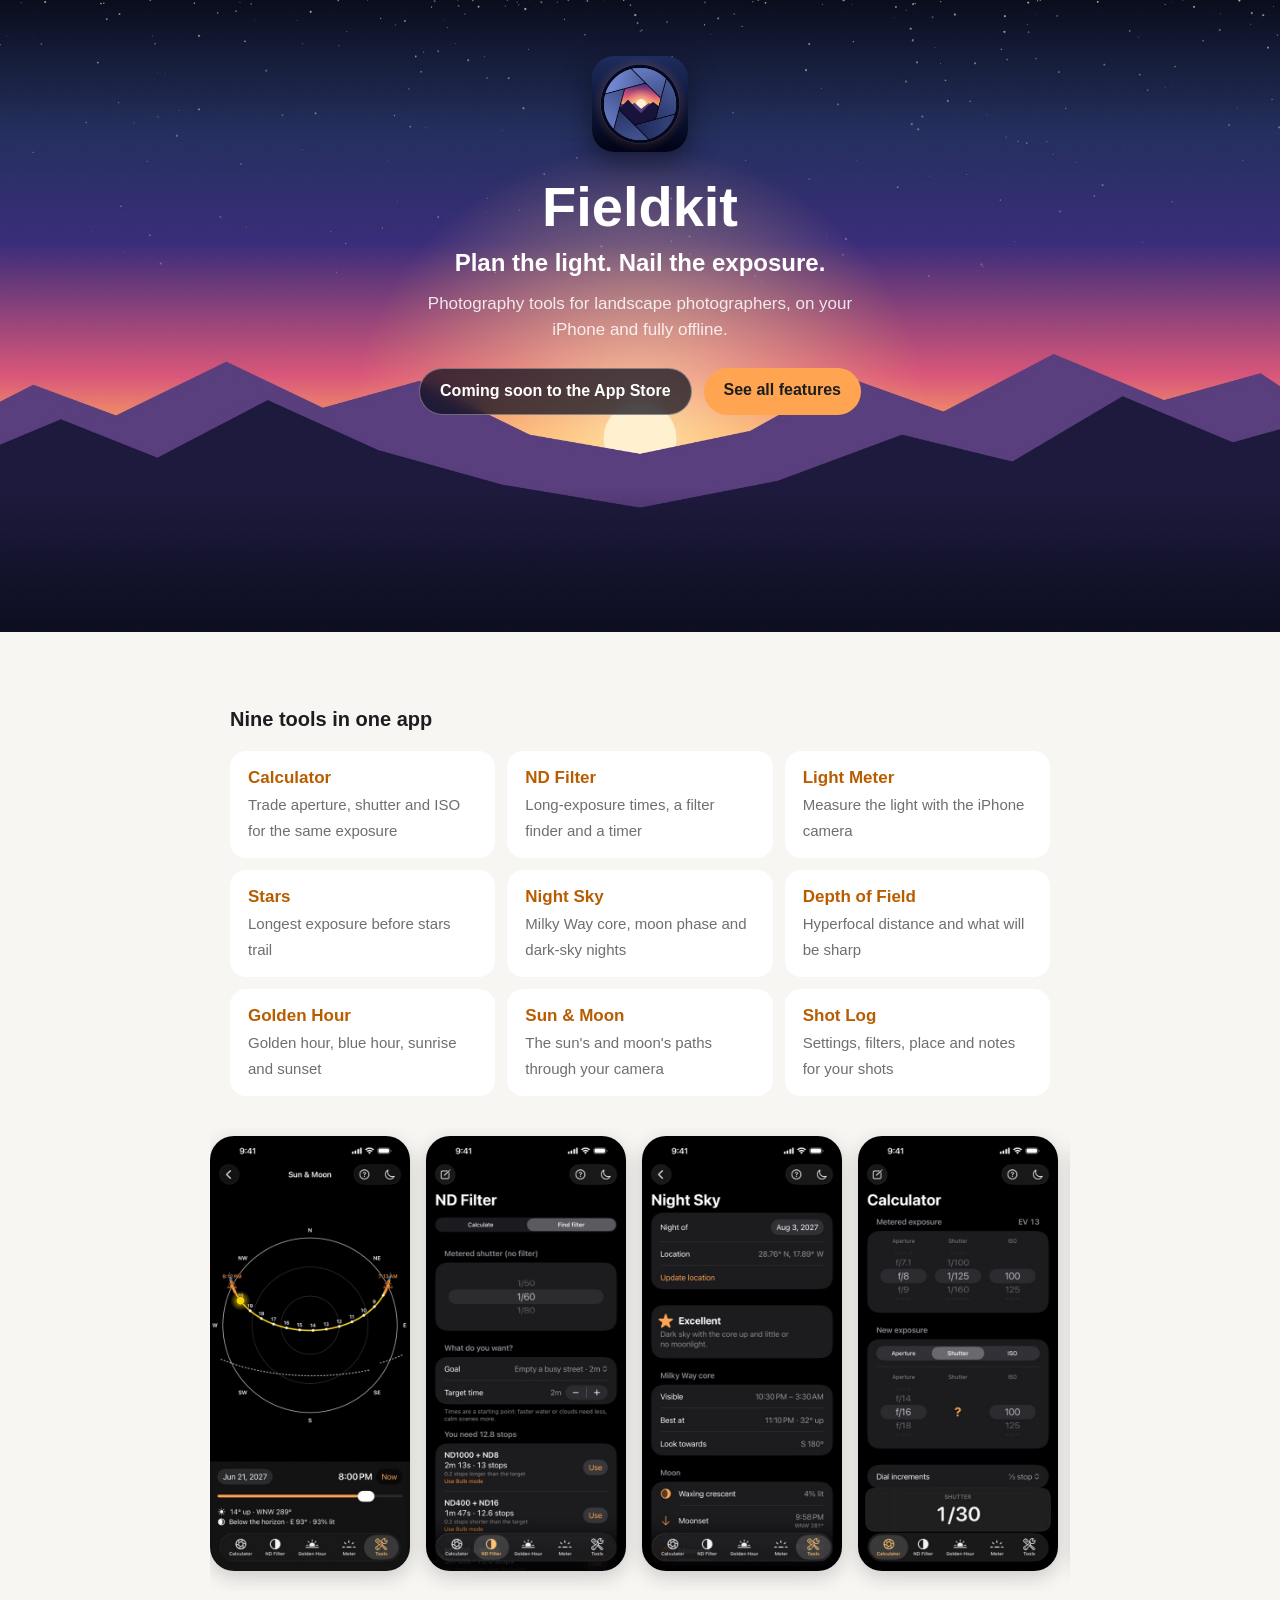
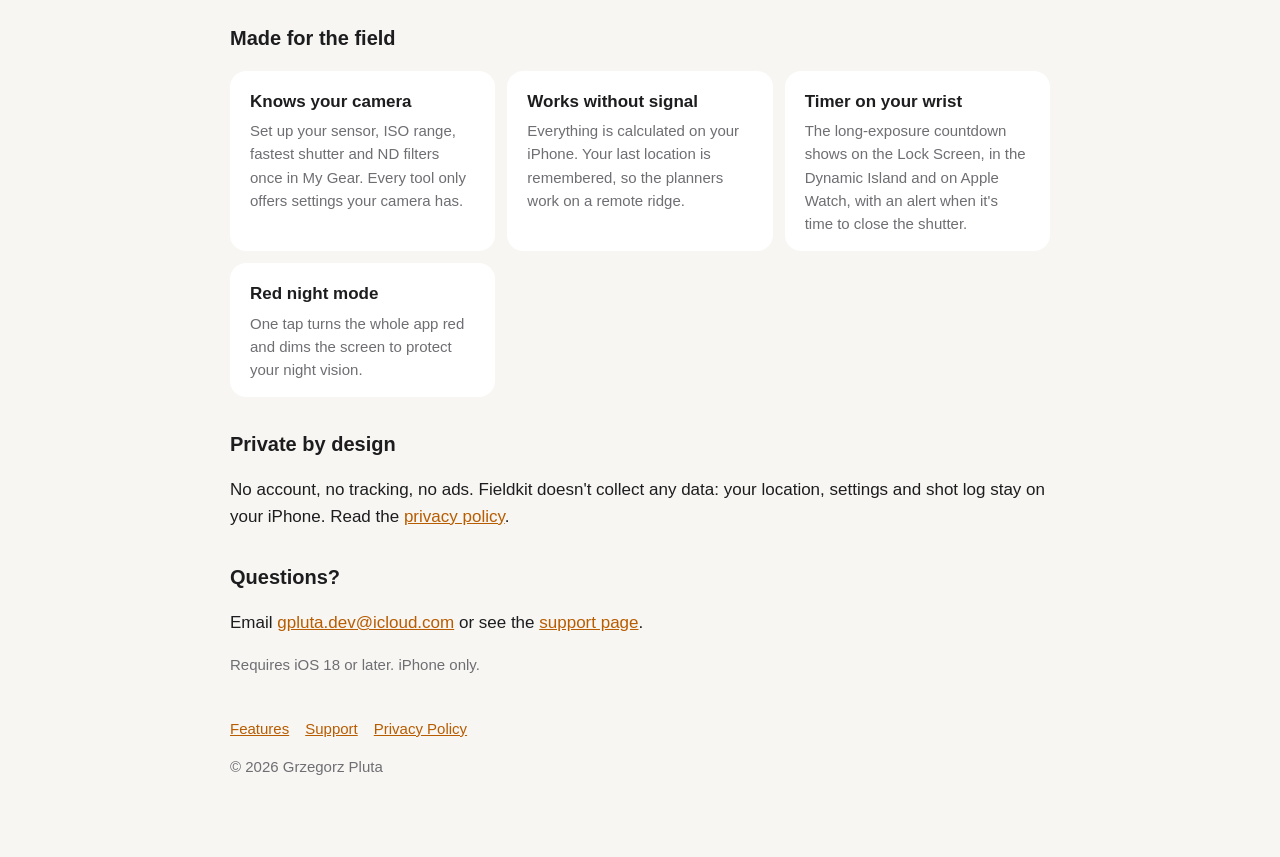
<file: index.html>
<!doctype html>
<html lang="en">
<head>
<meta charset="utf-8">
<meta name="viewport" content="width=device-width, initial-scale=1">
<title>Fieldkit – Photography tools for landscape photographers</title>
<meta name="description" content="Fieldkit is an iPhone app for landscape photographers: exposure and ND filter calculators, a light meter, star and Milky Way planning, depth of field, golden hour and the sun's and moon's paths. Fully offline, no data collected.">
<meta property="og:title" content="Fieldkit">
<meta property="og:description" content="Plan the light. Nail the exposure. Photography tools for landscape photographers, on your iPhone.">
<meta property="og:image" content="https://gpluta.github.io/fieldkit-app/img/hero.jpg">
<link rel="icon" type="image/png" href="icon.png">
<link rel="apple-touch-icon" href="icon.png">
<link rel="stylesheet" href="style.css">
</head>
<body class="home">
<div class="hero">
  <div class="hero-inner">
    <img src="icon.png" alt="" class="hero-icon">
    <h1>Fieldkit</h1>
    <p class="tagline">Plan the light. Nail the exposure.</p>
    <p class="hero-sub">Photography tools for landscape photographers, on your iPhone and fully offline.</p>
    <p class="hero-actions">
      <span class="badge">Coming soon to the App Store</span>
      <a class="button" href="features.html">See all features</a>
    </p>
  </div>
</div>

<main class="wide">
  <h2>Nine tools in one app</h2>
  <div class="tools">
    <a href="features.html#calculator"><strong>Calculator</strong><span>Trade aperture, shutter and ISO for the same exposure</span></a>
    <a href="features.html#nd"><strong>ND Filter</strong><span>Long-exposure times, a filter finder and a timer</span></a>
    <a href="features.html#meter"><strong>Light Meter</strong><span>Measure the light with the iPhone camera</span></a>
    <a href="features.html#stars"><strong>Stars</strong><span>Longest exposure before stars trail</span></a>
    <a href="features.html#night-sky"><strong>Night Sky</strong><span>Milky Way core, moon phase and dark-sky nights</span></a>
    <a href="features.html#dof"><strong>Depth of Field</strong><span>Hyperfocal distance and what will be sharp</span></a>
    <a href="features.html#golden-hour"><strong>Golden Hour</strong><span>Golden hour, blue hour, sunrise and sunset</span></a>
    <a href="features.html#sun-moon"><strong>Sun &amp; Moon</strong><span>The sun's and moon's paths through your camera</span></a>
    <a href="features.html#shot-log"><strong>Shot Log</strong><span>Settings, filters, place and notes for your shots</span></a>
  </div>

  <div class="shots" aria-label="Screenshots">
    <img src="img/sun-moon.jpg" alt="Sun &amp; Moon sky chart" width="460" height="1000" loading="lazy">
    <img src="img/nd-find.jpg" alt="ND Filter suggesting ND1000 + ND8" width="460" height="1000" loading="lazy">
    <img src="img/night-sky.jpg" alt="Night Sky rating a night as excellent" width="460" height="1000" loading="lazy">
    <img src="img/calculator.jpg" alt="Equivalent exposure calculator" width="460" height="1000" loading="lazy">
    <img src="img/golden-hour.jpg" alt="Golden Hour times" width="460" height="1000" loading="lazy">
    <img src="img/night-mode.jpg" alt="Stars in red night mode" width="460" height="1000" loading="lazy">
    <img src="img/depth-of-field.jpg" alt="Depth of Field" width="460" height="1000" loading="lazy">
  </div>

  <h2>Made for the field</h2>
  <div class="highlights">
    <div class="card"><h3>Knows your camera</h3><p>Set up your sensor, ISO range, fastest shutter and ND filters once in My Gear. Every tool only offers settings your camera has.</p></div>
    <div class="card"><h3>Works without signal</h3><p>Everything is calculated on your iPhone. Your last location is remembered, so the planners work on a remote ridge.</p></div>
    <div class="card"><h3>Timer on your wrist</h3><p>The long-exposure countdown shows on the Lock Screen, in the Dynamic Island and on Apple Watch, with an alert when it's time to close the shutter.</p></div>
    <div class="card"><h3>Red night mode</h3><p>One tap turns the whole app red and dims the screen to protect your night vision.</p></div>
  </div>

  <h2>Private by design</h2>
  <p>No account, no tracking, no ads. Fieldkit doesn't collect any data: your location, settings and shot log stay on your iPhone. Read the <a href="privacy.html">privacy policy</a>.</p>

  <h2>Questions?</h2>
  <p>Email <a href="mailto:gpluta.dev@icloud.com">gpluta.dev@icloud.com</a> or see the <a href="support.html">support page</a>.</p>

  <p class="muted">Requires iOS 18 or later. iPhone only.</p>

  <nav><a href="features.html">Features</a><a href="support.html">Support</a><a href="privacy.html">Privacy Policy</a></nav>
  <p class="muted">© 2026 Grzegorz Pluta</p>
</main>
</body>
</html>
</file>
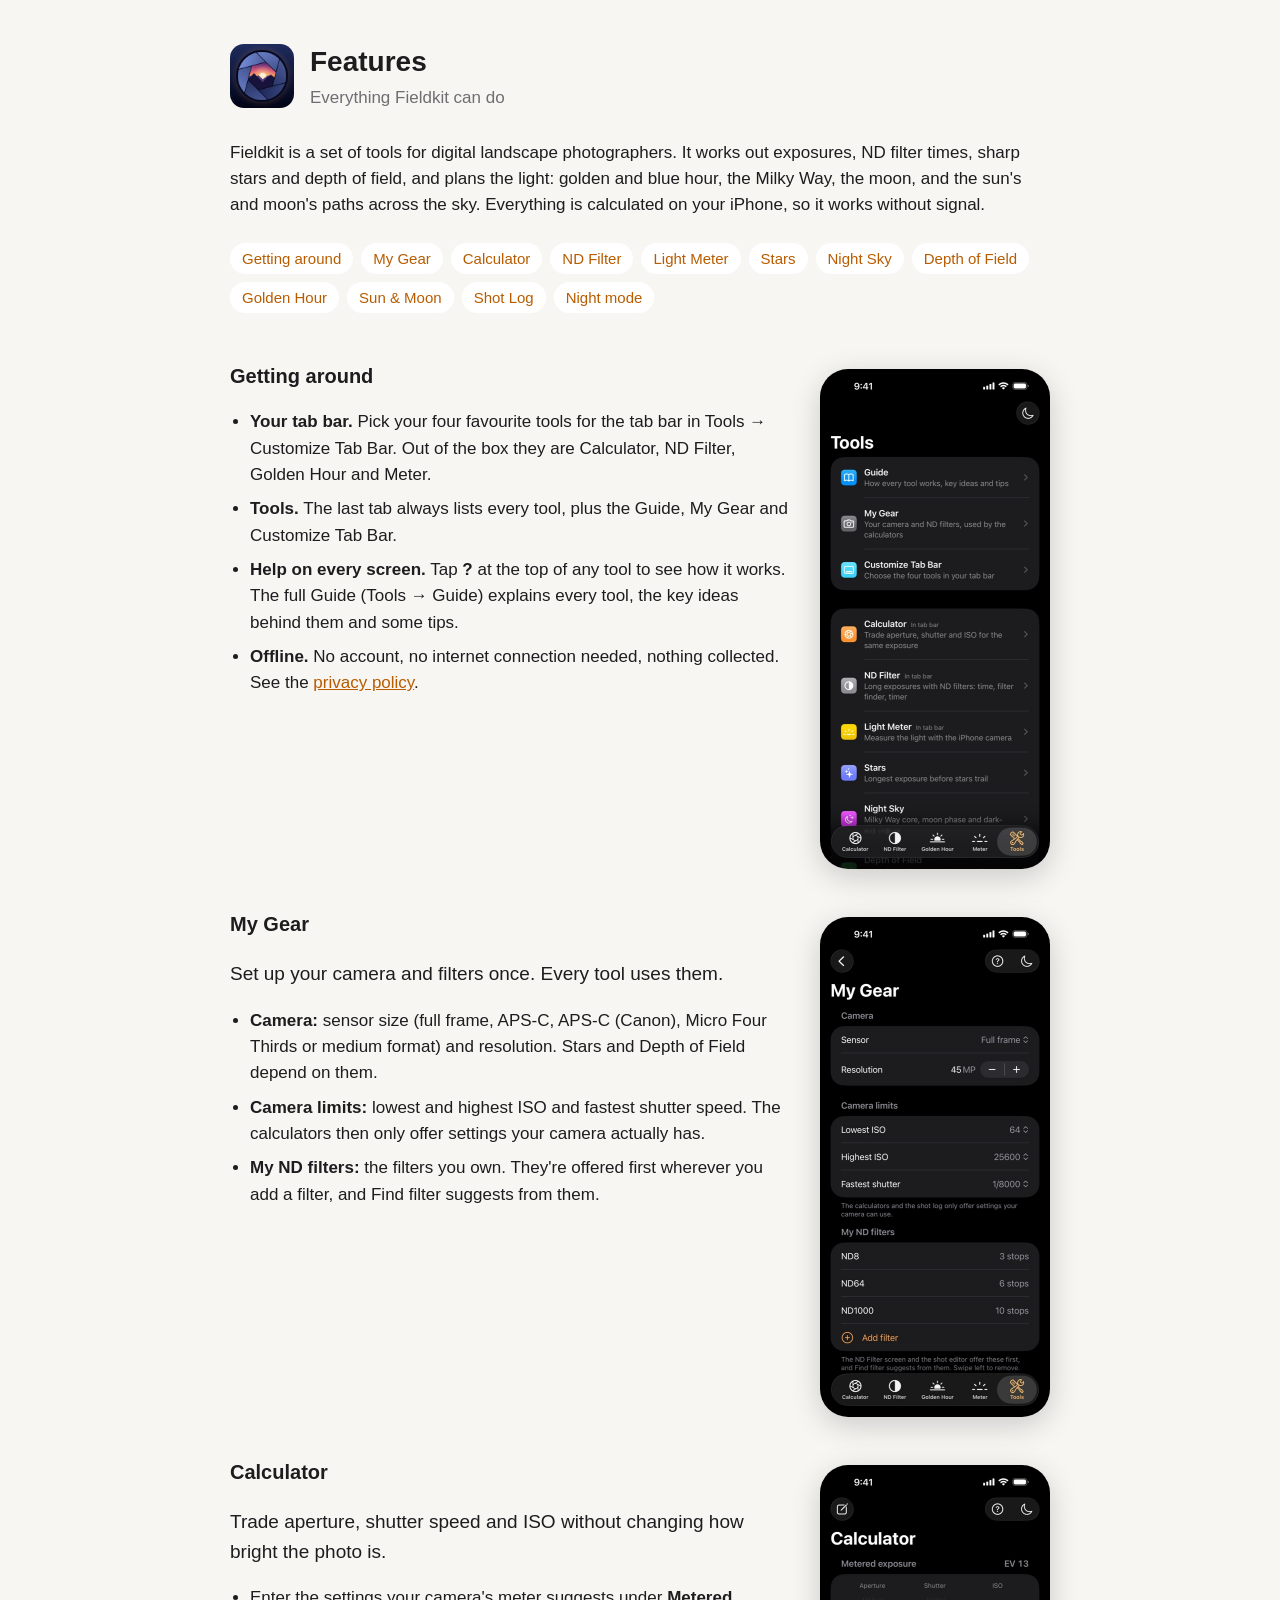
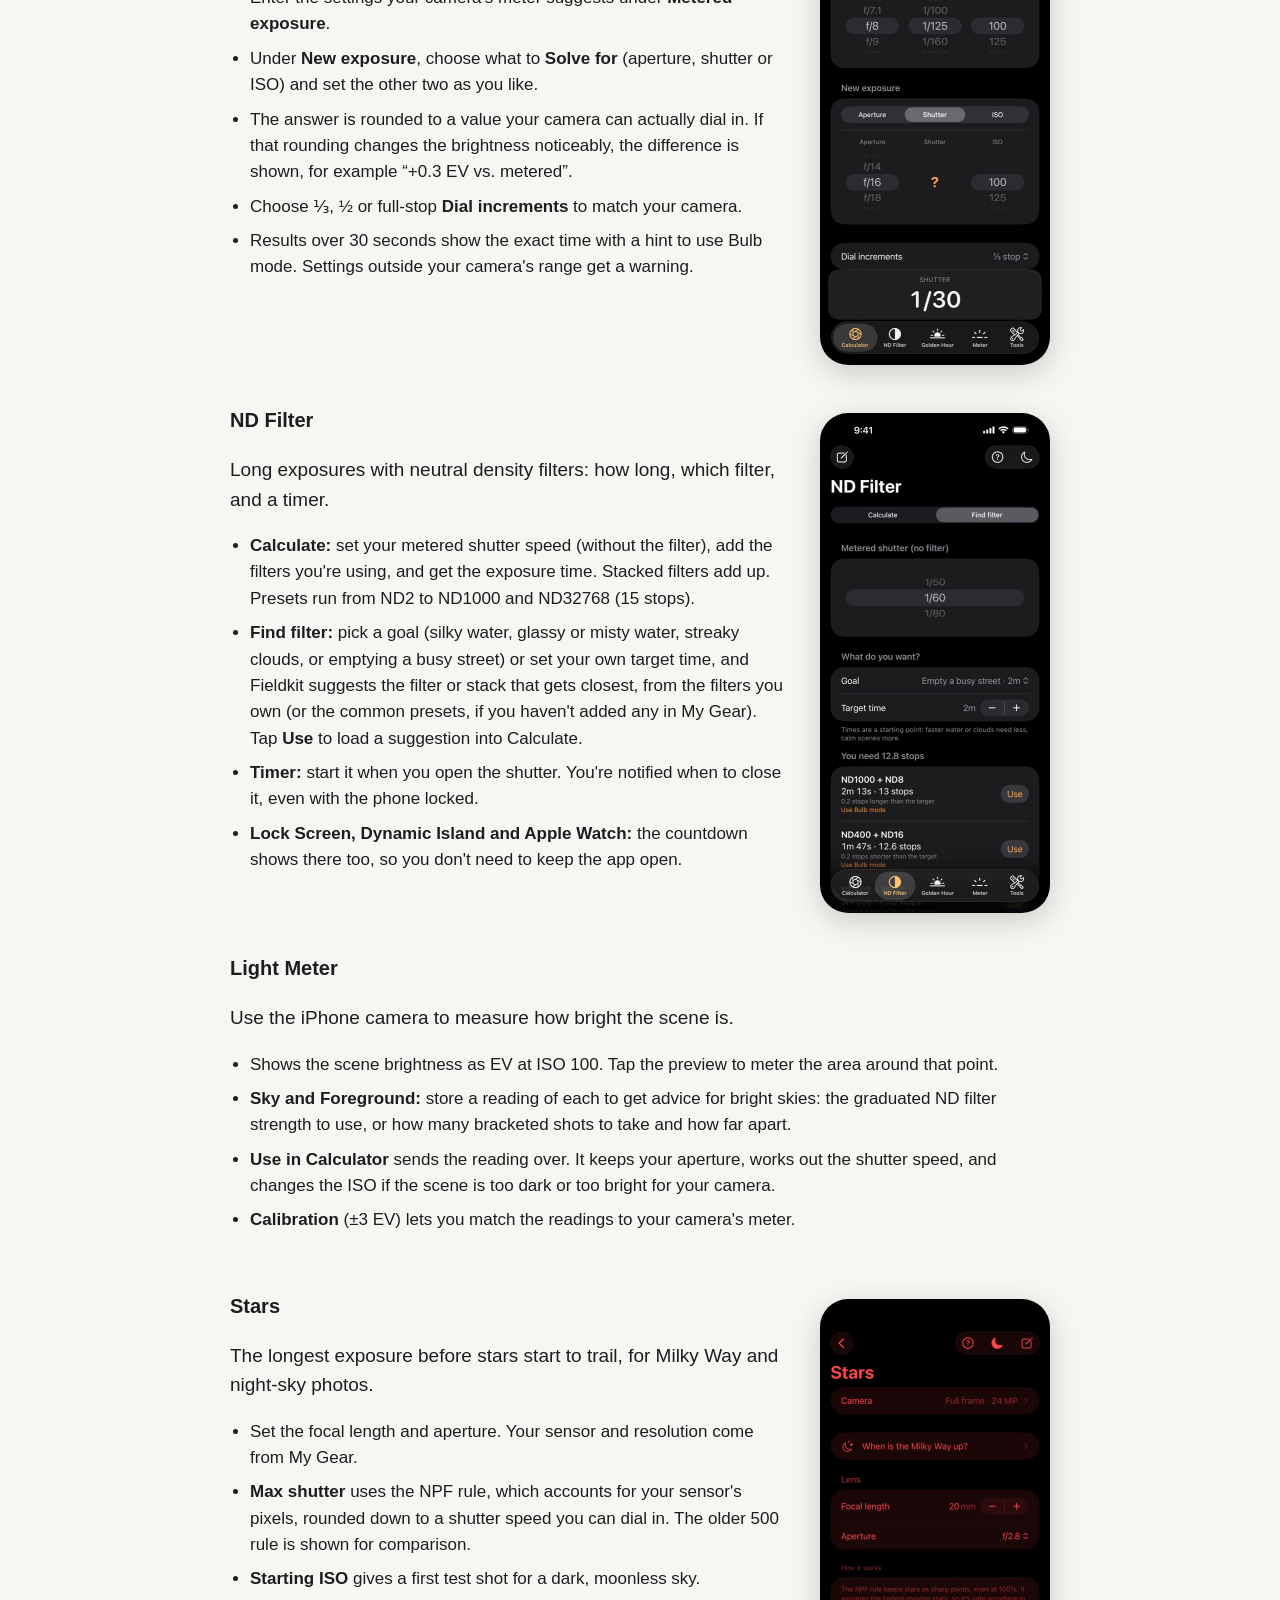
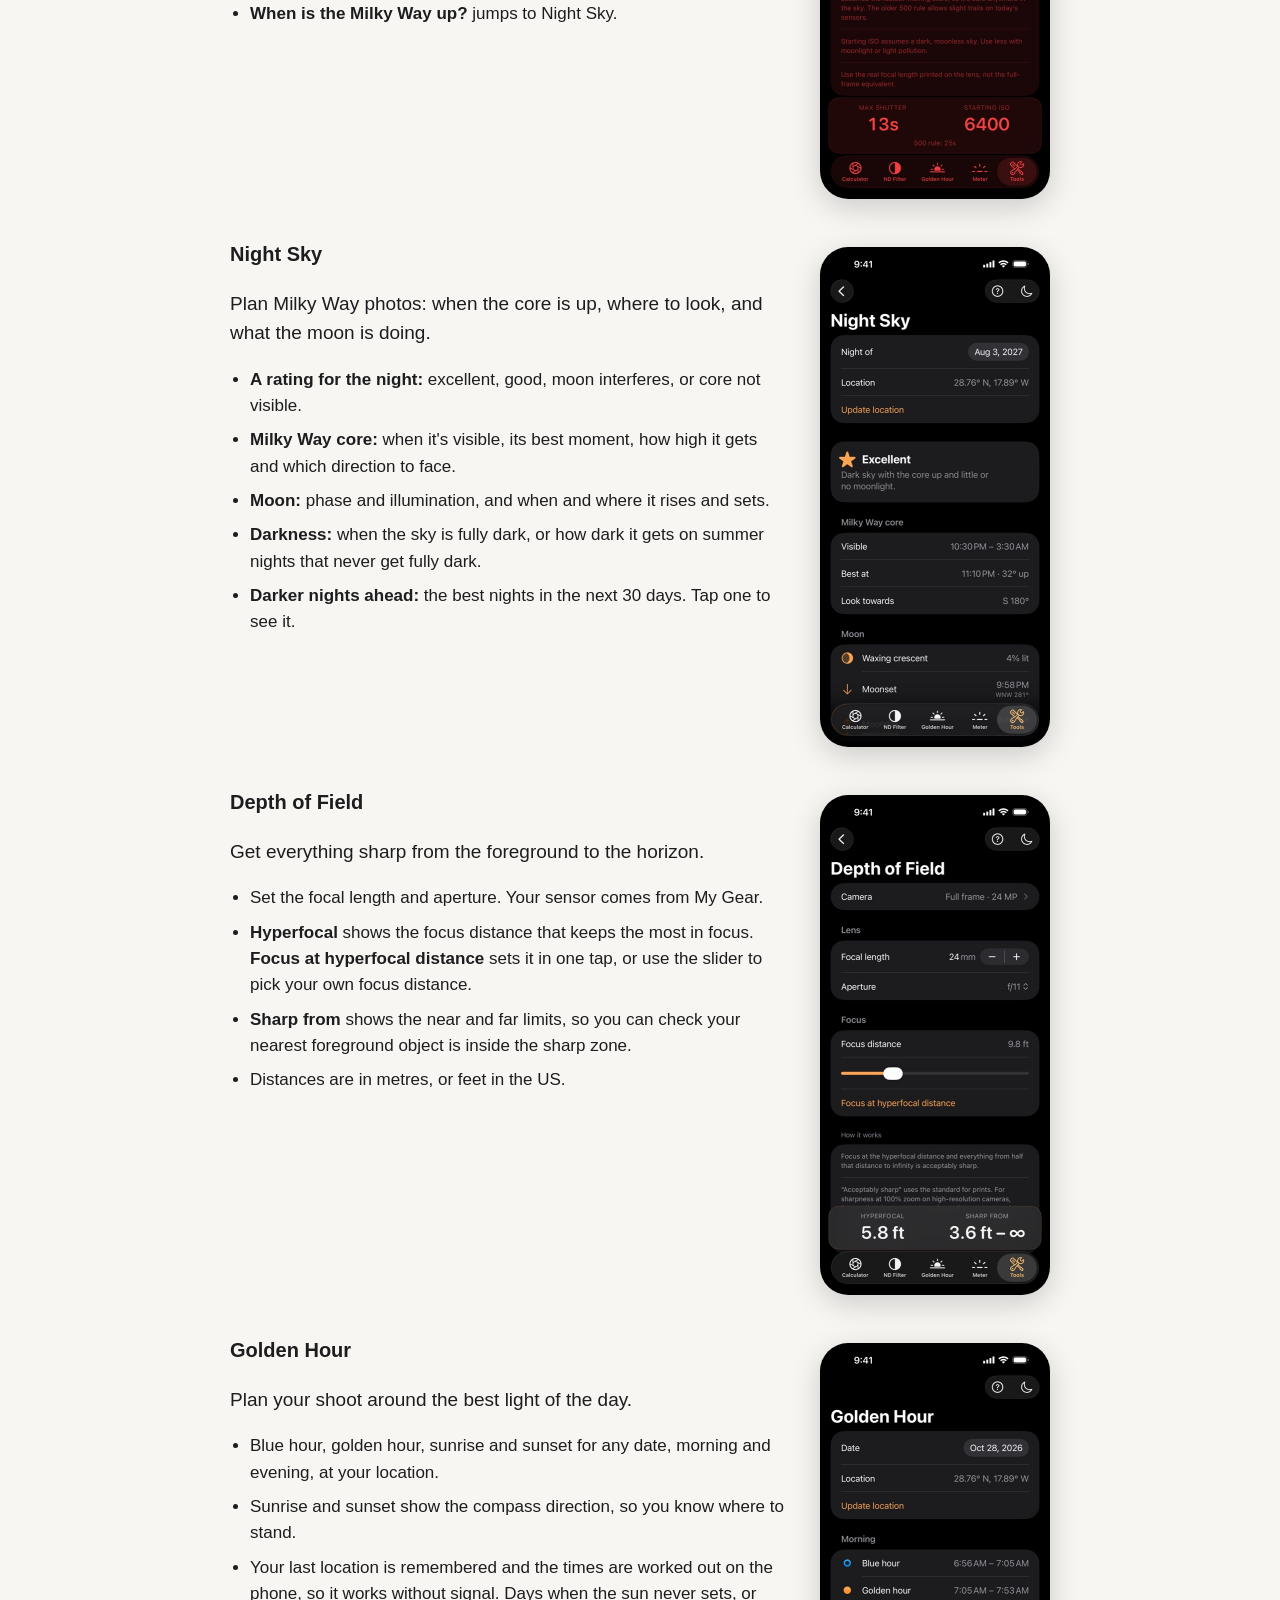
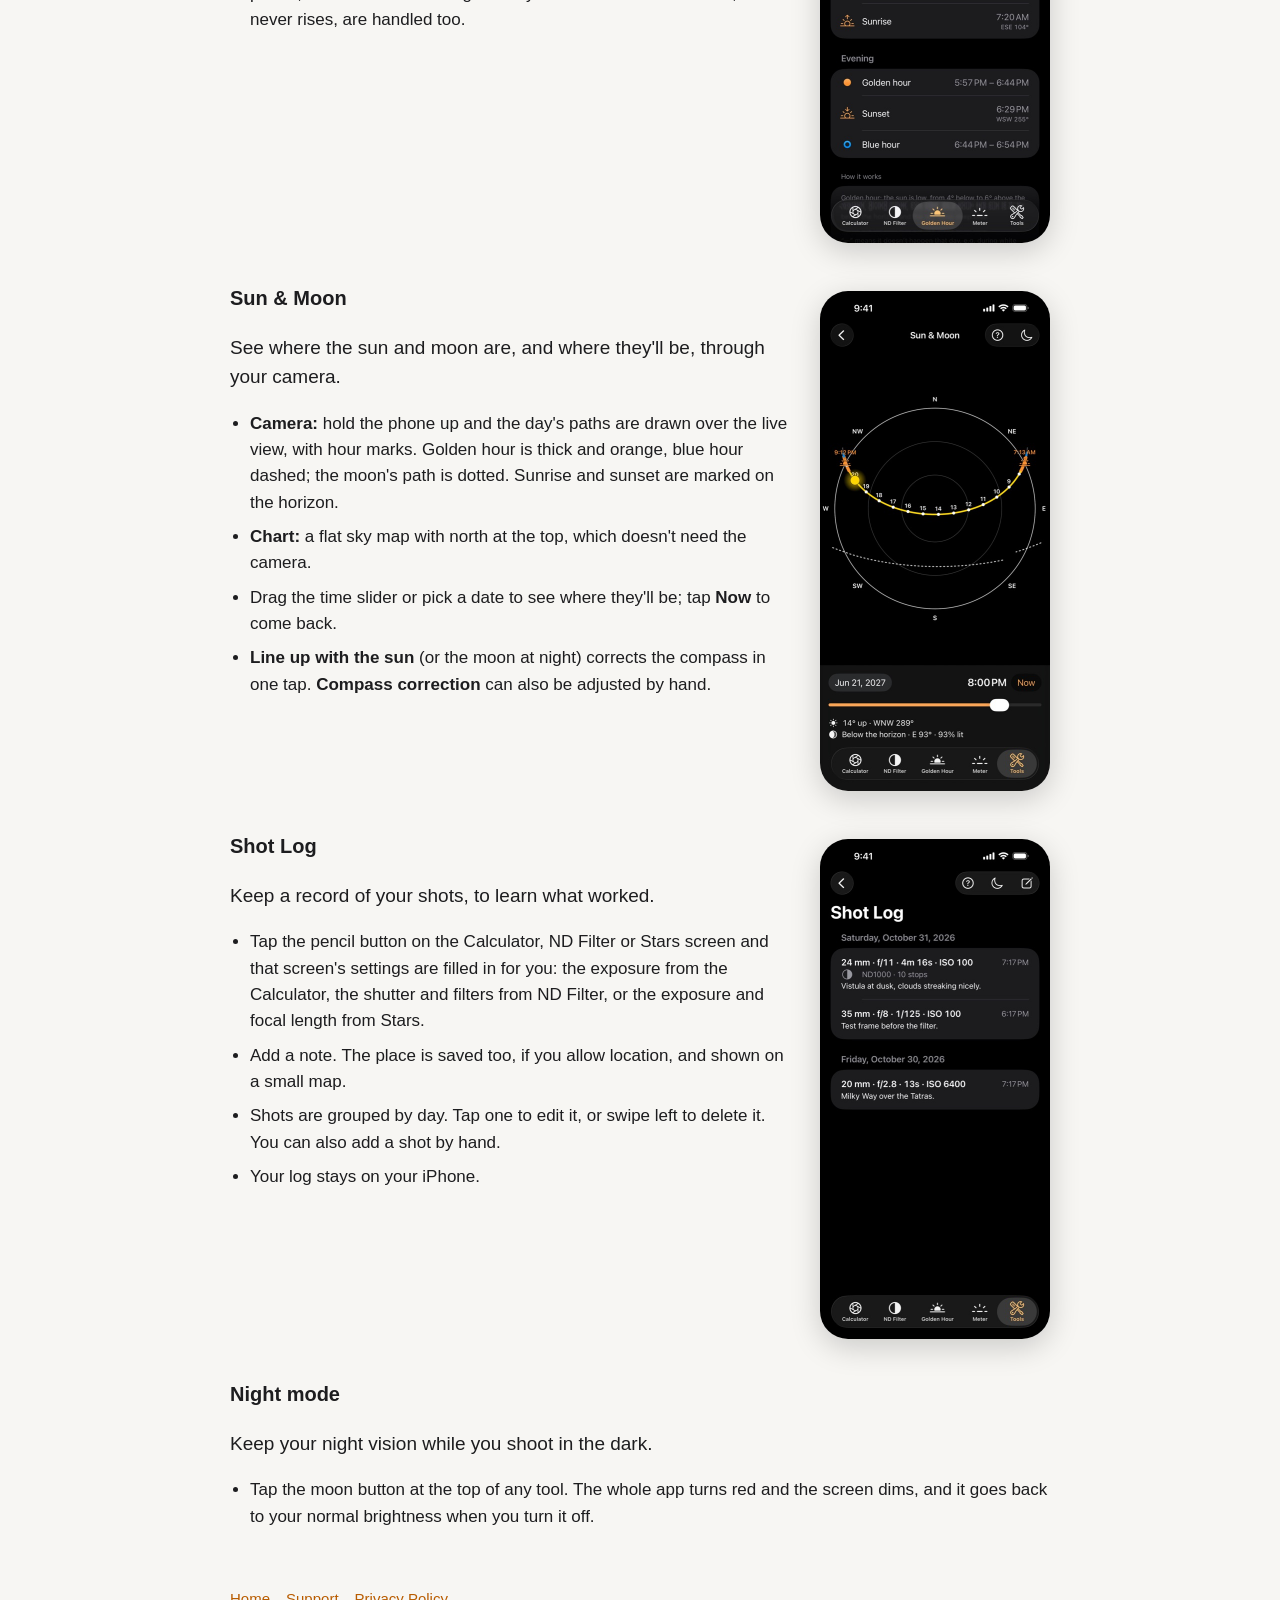
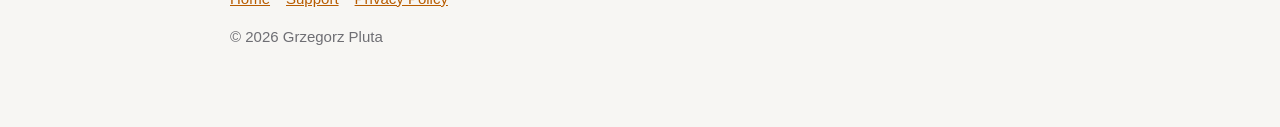
<file: features.html>
<!doctype html>
<html lang="en">
<head>
<meta charset="utf-8">
<meta name="viewport" content="width=device-width, initial-scale=1">
<title>Fieldkit – Features</title>
<meta name="description" content="Everything Fieldkit does: exposure and ND filter calculators, a light meter, star and Milky Way planning, depth of field, golden hour and the sun's and moon's paths, all offline on your iPhone.">
<link rel="icon" type="image/png" href="icon.png">
<link rel="apple-touch-icon" href="icon.png">
<link rel="stylesheet" href="style.css">
</head>
<body>
<main class="wide">
  <header>
    <img src="icon.png" alt="">
    <div>
      <h1>Features</h1>
      <p>Everything Fieldkit can do</p>
    </div>
  </header>

  <p>Fieldkit is a set of tools for digital landscape photographers. It works out exposures, ND filter times, sharp stars and depth of field, and plans the light: golden and blue hour, the Milky Way, the moon, and the sun's and moon's paths across the sky. Everything is calculated on your iPhone, so it works without signal.</p>

  <nav class="toc" aria-label="On this page">
    <a href="#getting-around">Getting around</a>
    <a href="#gear">My Gear</a>
    <a href="#calculator">Calculator</a>
    <a href="#nd">ND Filter</a>
    <a href="#meter">Light Meter</a>
    <a href="#stars">Stars</a>
    <a href="#night-sky">Night Sky</a>
    <a href="#dof">Depth of Field</a>
    <a href="#golden-hour">Golden Hour</a>
    <a href="#sun-moon">Sun &amp; Moon</a>
    <a href="#shot-log">Shot Log</a>
    <a href="#night-mode">Night mode</a>
  </nav>

  <section id="getting-around" class="feature">
    <div>
      <h2>Getting around</h2>
      <ul>
        <li><strong>Your tab bar.</strong> Pick your four favourite tools for the tab bar in Tools → Customize Tab Bar. Out of the box they are Calculator, ND Filter, Golden Hour and Meter.</li>
        <li><strong>Tools.</strong> The last tab always lists every tool, plus the Guide, My Gear and Customize Tab Bar.</li>
        <li><strong>Help on every screen.</strong> Tap <strong>?</strong> at the top of any tool to see how it works. The full Guide (Tools → Guide) explains every tool, the key ideas behind them and some tips.</li>
        <li><strong>Offline.</strong> No account, no internet connection needed, nothing collected. See the <a href="privacy.html">privacy policy</a>.</li>
      </ul>
    </div>
    <img src="img/tools.jpg" alt="The Tools screen listing the Guide, My Gear, Customize Tab Bar and every tool" width="460" height="1000" loading="lazy">
  </section>

  <section id="gear" class="feature">
    <div>
      <h2>My Gear</h2>
      <p class="lead">Set up your camera and filters once. Every tool uses them.</p>
      <ul>
        <li><strong>Camera:</strong> sensor size (full frame, APS-C, APS-C (Canon), Micro Four Thirds or medium format) and resolution. Stars and Depth of Field depend on them.</li>
        <li><strong>Camera limits:</strong> lowest and highest ISO and fastest shutter speed. The calculators then only offer settings your camera actually has.</li>
        <li><strong>My ND filters:</strong> the filters you own. They're offered first wherever you add a filter, and Find filter suggests from them.</li>
      </ul>
    </div>
    <img src="img/gear.jpg" alt="My Gear with a full-frame 45 MP camera and ND8, ND64 and ND1000 filters" width="460" height="1000" loading="lazy">
  </section>

  <section id="calculator" class="feature">
    <div>
      <h2>Calculator</h2>
      <p class="lead">Trade aperture, shutter speed and ISO without changing how bright the photo is.</p>
      <ul>
        <li>Enter the settings your camera's meter suggests under <strong>Metered exposure</strong>.</li>
        <li>Under <strong>New exposure</strong>, choose what to <strong>Solve for</strong> (aperture, shutter or ISO) and set the other two as you like.</li>
        <li>The answer is rounded to a value your camera can actually dial in. If that rounding changes the brightness noticeably, the difference is shown, for example “+0.3 EV vs. metered”.</li>
        <li>Choose ⅓, ½ or full-stop <strong>Dial increments</strong> to match your camera.</li>
        <li>Results over 30 seconds show the exact time with a hint to use Bulb mode. Settings outside your camera's range get a warning.</li>
      </ul>
    </div>
    <img src="img/calculator.jpg" alt="The Calculator going from f/8 at 1/125 to f/16 at 1/30" width="460" height="1000" loading="lazy">
  </section>

  <section id="nd" class="feature">
    <div>
      <h2>ND Filter</h2>
      <p class="lead">Long exposures with neutral density filters: how long, which filter, and a timer.</p>
      <ul>
        <li><strong>Calculate:</strong> set your metered shutter speed (without the filter), add the filters you're using, and get the exposure time. Stacked filters add up. Presets run from ND2 to ND1000 and ND32768 (15 stops).</li>
        <li><strong>Find filter:</strong> pick a goal (silky water, glassy or misty water, streaky clouds, or emptying a busy street) or set your own target time, and Fieldkit suggests the filter or stack that gets closest, from the filters you own (or the common presets, if you haven't added any in My Gear). Tap <strong>Use</strong> to load a suggestion into Calculate.</li>
        <li><strong>Timer:</strong> start it when you open the shutter. You're notified when to close it, even with the phone locked.</li>
        <li><strong>Lock Screen, Dynamic Island and Apple Watch:</strong> the countdown shows there too, so you don't need to keep the app open.</li>
      </ul>
    </div>
    <img src="img/nd-find.jpg" alt="Find filter suggesting ND1000 + ND8 to go from 1/60 to 2 minutes" width="460" height="1000" loading="lazy">
  </section>

  <section id="meter" class="feature">
    <div>
      <h2>Light Meter</h2>
      <p class="lead">Use the iPhone camera to measure how bright the scene is.</p>
      <ul>
        <li>Shows the scene brightness as EV at ISO 100. Tap the preview to meter the area around that point.</li>
        <li><strong>Sky and Foreground:</strong> store a reading of each to get advice for bright skies: the graduated ND filter strength to use, or how many bracketed shots to take and how far apart.</li>
        <li><strong>Use in Calculator</strong> sends the reading over. It keeps your aperture, works out the shutter speed, and changes the ISO if the scene is too dark or too bright for your camera.</li>
        <li><strong>Calibration</strong> (±3 EV) lets you match the readings to your camera's meter.</li>
      </ul>
    </div>
  </section>

  <section id="stars" class="feature">
    <div>
      <h2>Stars</h2>
      <p class="lead">The longest exposure before stars start to trail, for Milky Way and night-sky photos.</p>
      <ul>
        <li>Set the focal length and aperture. Your sensor and resolution come from My Gear.</li>
        <li><strong>Max shutter</strong> uses the NPF rule, which accounts for your sensor's pixels, rounded down to a shutter speed you can dial in. The older 500 rule is shown for comparison.</li>
        <li><strong>Starting ISO</strong> gives a first test shot for a dark, moonless sky.</li>
        <li><strong>When is the Milky Way up?</strong> jumps to Night Sky.</li>
      </ul>
    </div>
    <img src="img/night-mode.jpg" alt="The Stars screen in red night mode" width="460" height="1000" loading="lazy">
  </section>

  <section id="night-sky" class="feature">
    <div>
      <h2>Night Sky</h2>
      <p class="lead">Plan Milky Way photos: when the core is up, where to look, and what the moon is doing.</p>
      <ul>
        <li><strong>A rating for the night:</strong> excellent, good, moon interferes, or core not visible.</li>
        <li><strong>Milky Way core:</strong> when it's visible, its best moment, how high it gets and which direction to face.</li>
        <li><strong>Moon:</strong> phase and illumination, and when and where it rises and sets.</li>
        <li><strong>Darkness:</strong> when the sky is fully dark, or how dark it gets on summer nights that never get fully dark.</li>
        <li><strong>Darker nights ahead:</strong> the best nights in the next 30 days. Tap one to see it.</li>
      </ul>
    </div>
    <img src="img/night-sky.jpg" alt="Night Sky rating a night on La Palma as excellent" width="460" height="1000" loading="lazy">
  </section>

  <section id="dof" class="feature">
    <div>
      <h2>Depth of Field</h2>
      <p class="lead">Get everything sharp from the foreground to the horizon.</p>
      <ul>
        <li>Set the focal length and aperture. Your sensor comes from My Gear.</li>
        <li><strong>Hyperfocal</strong> shows the focus distance that keeps the most in focus. <strong>Focus at hyperfocal distance</strong> sets it in one tap, or use the slider to pick your own focus distance.</li>
        <li><strong>Sharp from</strong> shows the near and far limits, so you can check your nearest foreground object is inside the sharp zone.</li>
        <li>Distances are in metres, or feet in the US.</li>
      </ul>
    </div>
    <img src="img/depth-of-field.jpg" alt="Depth of Field showing the hyperfocal distance and the sharp zone" width="460" height="1000" loading="lazy">
  </section>

  <section id="golden-hour" class="feature">
    <div>
      <h2>Golden Hour</h2>
      <p class="lead">Plan your shoot around the best light of the day.</p>
      <ul>
        <li>Blue hour, golden hour, sunrise and sunset for any date, morning and evening, at your location.</li>
        <li>Sunrise and sunset show the compass direction, so you know where to stand.</li>
        <li>Your last location is remembered and the times are worked out on the phone, so it works without signal. Days when the sun never sets, or never rises, are handled too.</li>
      </ul>
    </div>
    <img src="img/golden-hour.jpg" alt="Golden Hour times for a day on La Palma" width="460" height="1000" loading="lazy">
  </section>

  <section id="sun-moon" class="feature">
    <div>
      <h2>Sun &amp; Moon</h2>
      <p class="lead">See where the sun and moon are, and where they'll be, through your camera.</p>
      <ul>
        <li><strong>Camera:</strong> hold the phone up and the day's paths are drawn over the live view, with hour marks. Golden hour is thick and orange, blue hour dashed; the moon's path is dotted. Sunrise and sunset are marked on the horizon.</li>
        <li><strong>Chart:</strong> a flat sky map with north at the top, which doesn't need the camera.</li>
        <li>Drag the time slider or pick a date to see where they'll be; tap <strong>Now</strong> to come back.</li>
        <li><strong>Line up with the sun</strong> (or the moon at night) corrects the compass in one tap. <strong>Compass correction</strong> can also be adjusted by hand.</li>
      </ul>
    </div>
    <img src="img/sun-moon.jpg" alt="The Sun &amp; Moon chart for 21 June" width="460" height="1000" loading="lazy">
  </section>

  <section id="shot-log" class="feature">
    <div>
      <h2>Shot Log</h2>
      <p class="lead">Keep a record of your shots, to learn what worked.</p>
      <ul>
        <li>Tap the pencil button on the Calculator, ND Filter or Stars screen and that screen's settings are filled in for you: the exposure from the Calculator, the shutter and filters from ND Filter, or the exposure and focal length from Stars.</li>
        <li>Add a note. The place is saved too, if you allow location, and shown on a small map.</li>
        <li>Shots are grouped by day. Tap one to edit it, or swipe left to delete it. You can also add a shot by hand.</li>
        <li>Your log stays on your iPhone.</li>
      </ul>
    </div>
    <img src="img/shot-log.jpg" alt="The Shot Log with shots grouped by day" width="460" height="1000" loading="lazy">
  </section>

  <section id="night-mode" class="feature">
    <div>
      <h2>Night mode</h2>
      <p class="lead">Keep your night vision while you shoot in the dark.</p>
      <ul>
        <li>Tap the moon button at the top of any tool. The whole app turns red and the screen dims, and it goes back to your normal brightness when you turn it off.</li>
      </ul>
    </div>
  </section>

  <nav><a href="./">Home</a><a href="support.html">Support</a><a href="privacy.html">Privacy Policy</a></nav>
  <p class="muted">© 2026 Grzegorz Pluta</p>
</main>
</body>
</html>
</file>
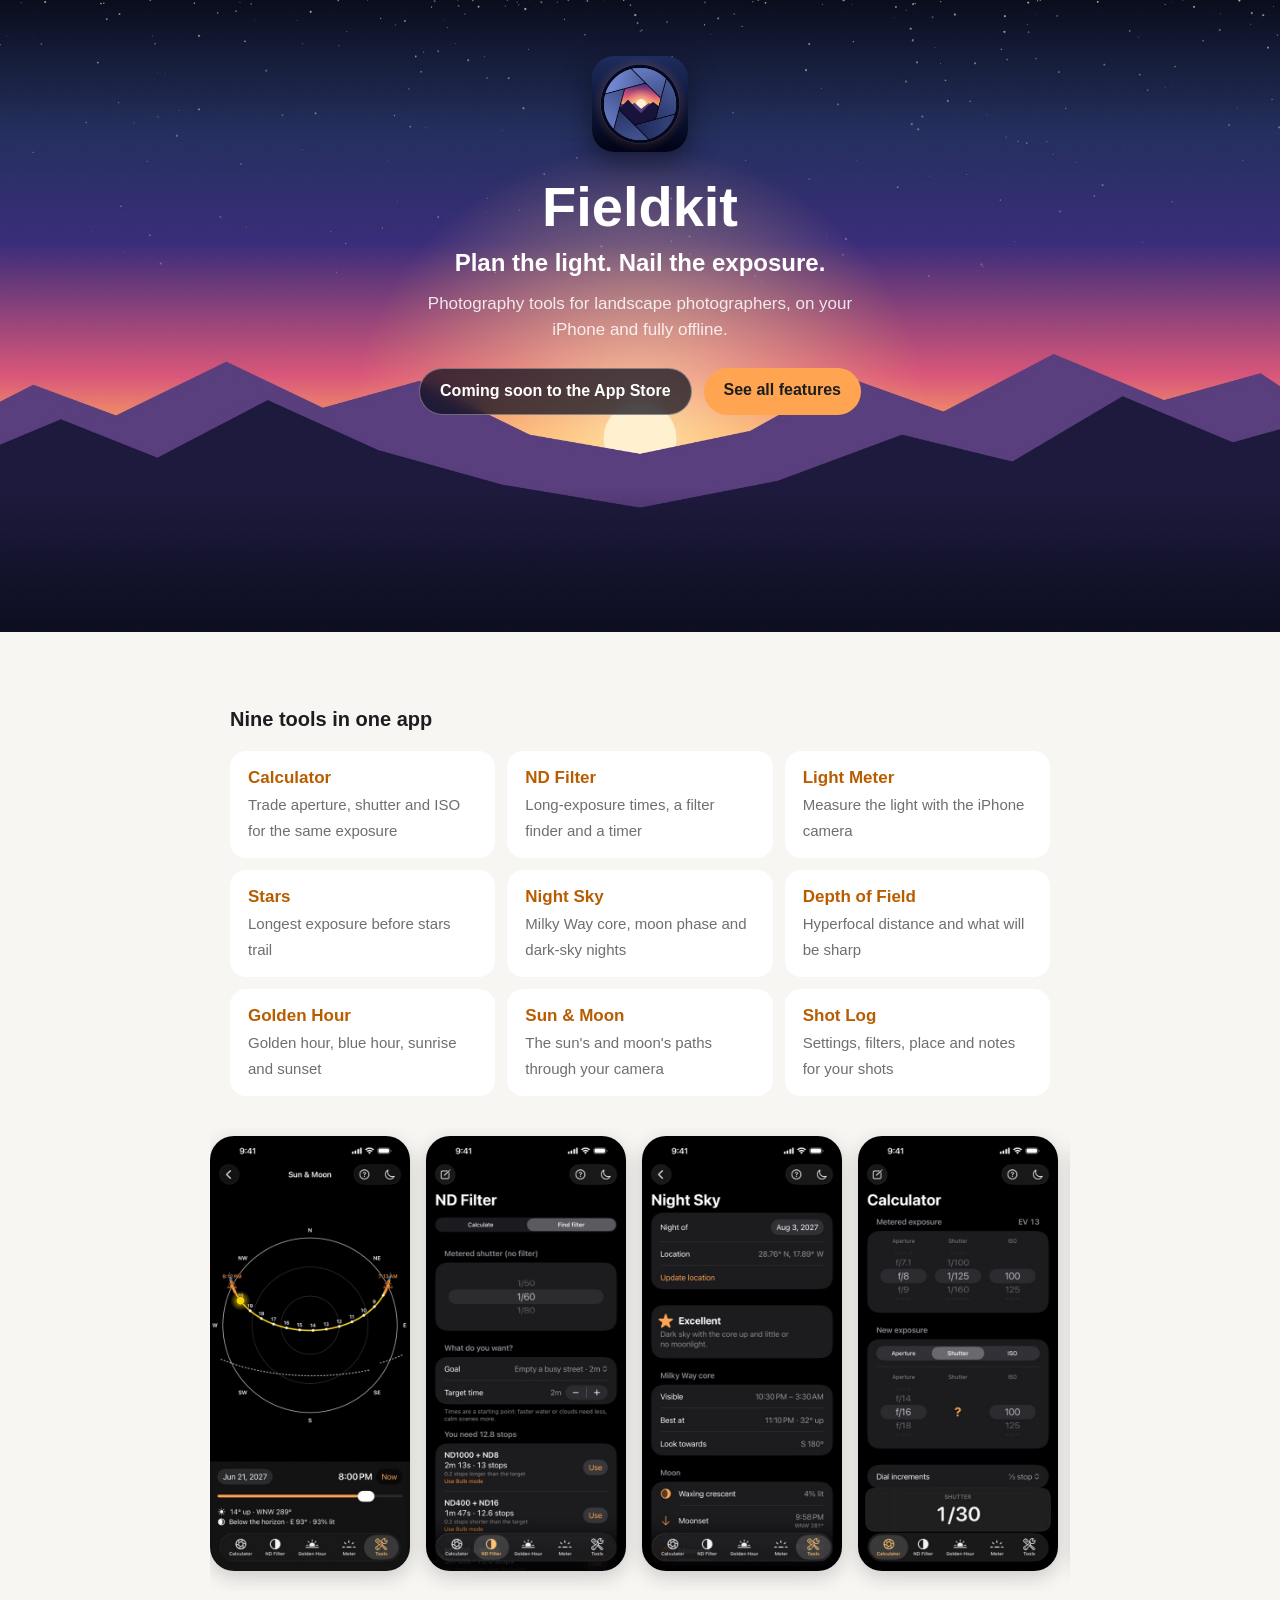
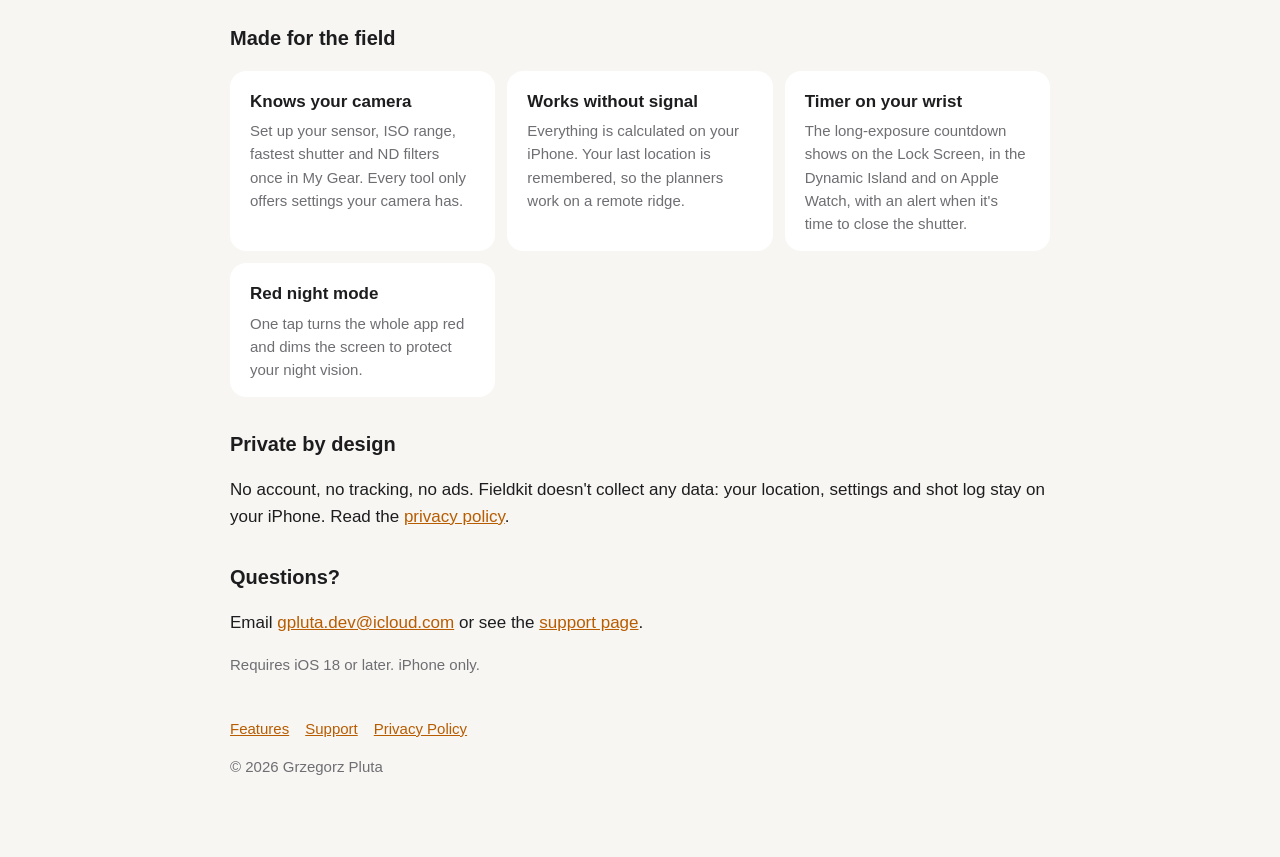
<file: home.html>
<!doctype html>
<html lang="en">
<head>
<meta charset="utf-8">
<title>Fieldkit</title>
<!-- The landing page moved to the site's root. This keeps old links to home.html working. -->
<link rel="canonical" href="https://gpluta.github.io/fieldkit-app/">
<meta http-equiv="refresh" content="0; url=./">
</head>
<body>
<p>Fieldkit has moved to <a href="./">gpluta.github.io/fieldkit-app</a>.</p>
</body>
</html>
</file>
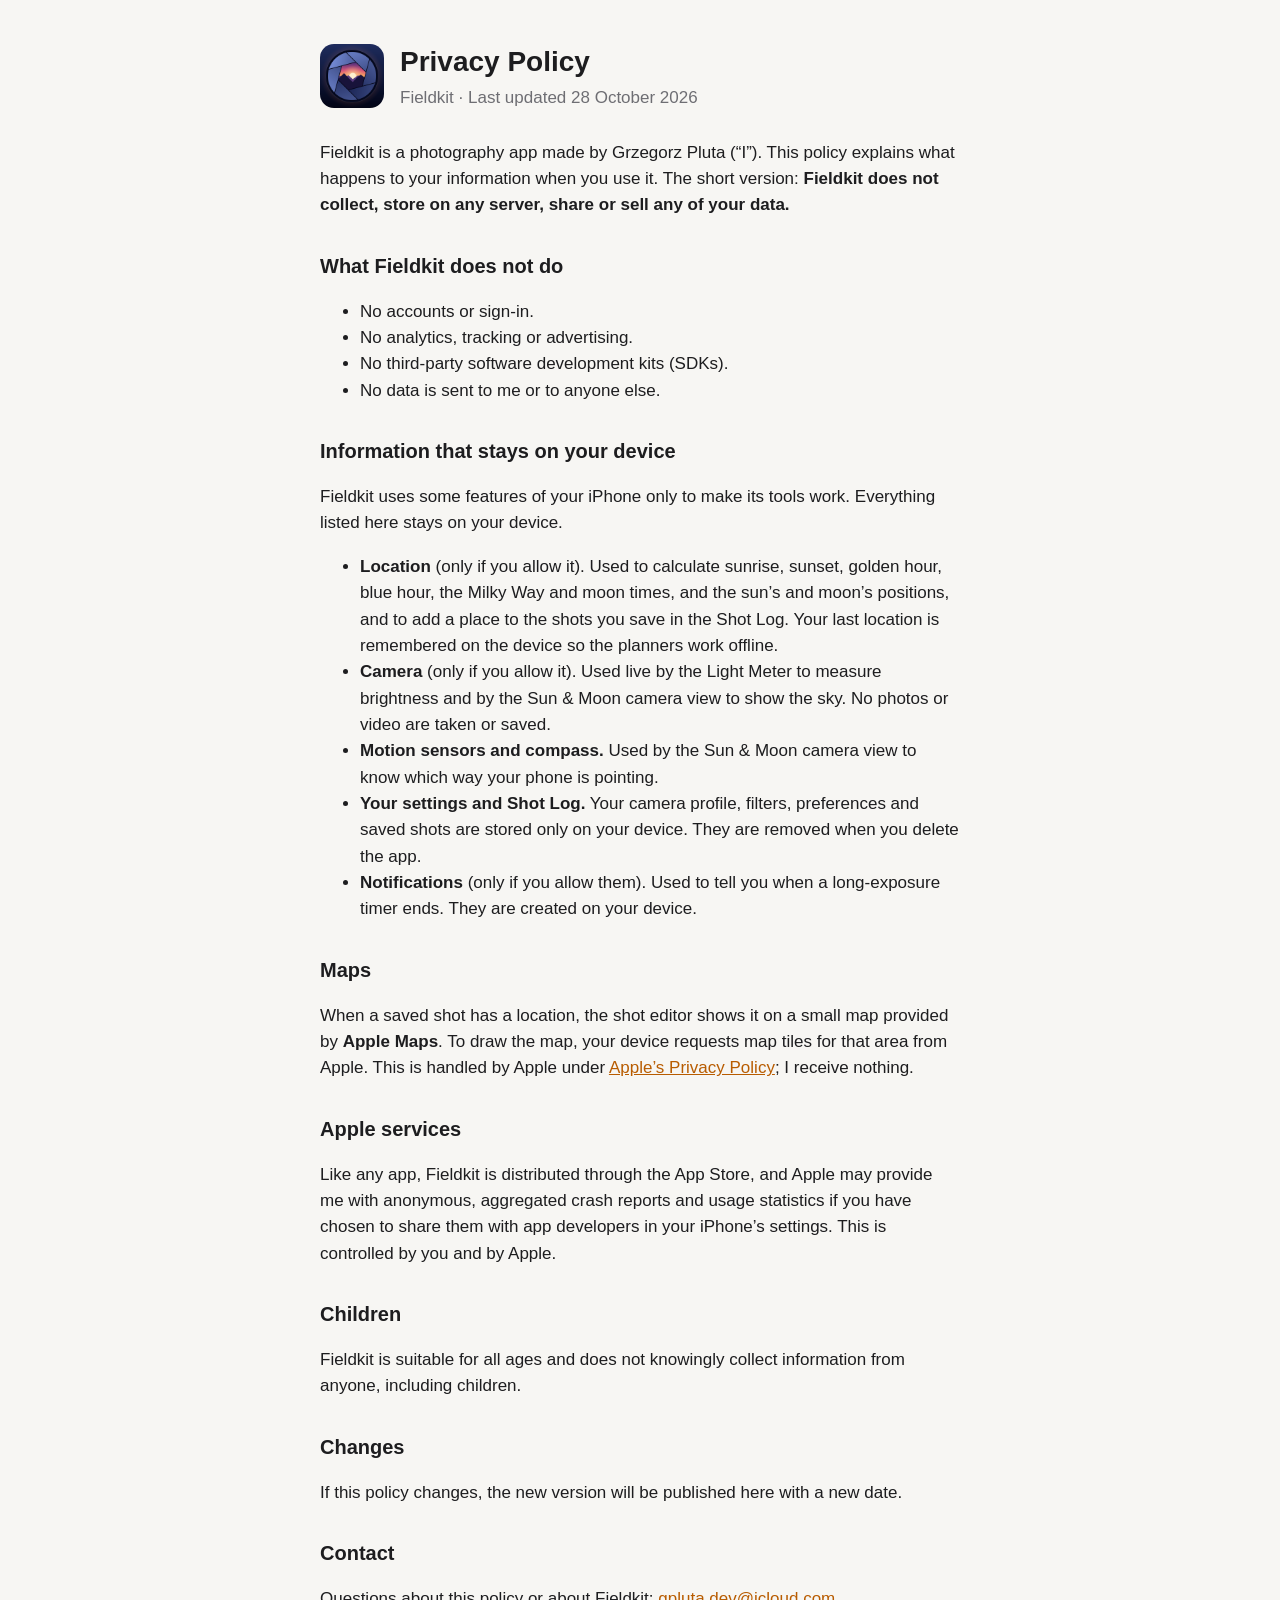
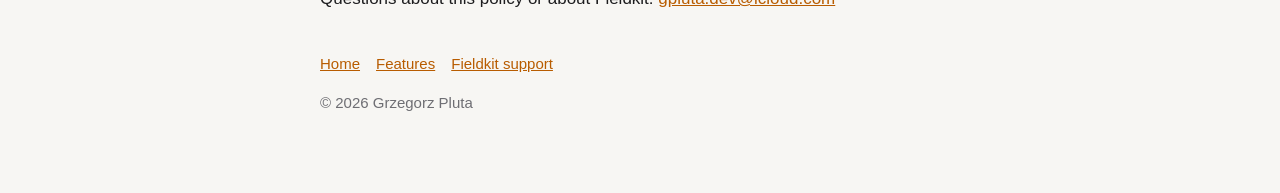
<file: privacy.html>
<!doctype html>
<html lang="en">
<head>
<meta charset="utf-8">
<meta name="viewport" content="width=device-width, initial-scale=1">
<title>Fieldkit – Privacy Policy</title>
<meta name="description" content="Fieldkit's privacy policy: no data is collected.">
<link rel="icon" type="image/png" href="icon.png">
<link rel="apple-touch-icon" href="icon.png">
<link rel="stylesheet" href="style.css">
</head>
<body>
<main>
  <header>
    <img src="icon.png" alt="">
    <div>
      <h1>Privacy Policy</h1>
      <p>Fieldkit · Last updated 28 October 2026</p>
    </div>
  </header>

  <p>Fieldkit is a photography app made by Grzegorz Pluta (“I”). This policy explains what happens to your information when you use it. The short version: <strong>Fieldkit does not collect, store on any server, share or sell any of your data.</strong></p>

  <h2>What Fieldkit does not do</h2>
  <ul>
    <li>No accounts or sign-in.</li>
    <li>No analytics, tracking or advertising.</li>
    <li>No third-party software development kits (SDKs).</li>
    <li>No data is sent to me or to anyone else.</li>
  </ul>

  <h2>Information that stays on your device</h2>
  <p>Fieldkit uses some features of your iPhone only to make its tools work. Everything listed here stays on your device.</p>
  <ul>
    <li><strong>Location</strong> (only if you allow it). Used to calculate sunrise, sunset, golden hour, blue hour, the Milky Way and moon times, and the sun’s and moon’s positions, and to add a place to the shots you save in the Shot Log. Your last location is remembered on the device so the planners work offline.</li>
    <li><strong>Camera</strong> (only if you allow it). Used live by the Light Meter to measure brightness and by the Sun &amp; Moon camera view to show the sky. No photos or video are taken or saved.</li>
    <li><strong>Motion sensors and compass.</strong> Used by the Sun &amp; Moon camera view to know which way your phone is pointing.</li>
    <li><strong>Your settings and Shot Log.</strong> Your camera profile, filters, preferences and saved shots are stored only on your device. They are removed when you delete the app.</li>
    <li><strong>Notifications</strong> (only if you allow them). Used to tell you when a long-exposure timer ends. They are created on your device.</li>
  </ul>

  <h2>Maps</h2>
  <p>When a saved shot has a location, the shot editor shows it on a small map provided by <strong>Apple Maps</strong>. To draw the map, your device requests map tiles for that area from Apple. This is handled by Apple under <a href="https://www.apple.com/legal/privacy/">Apple’s Privacy Policy</a>; I receive nothing.</p>

  <h2>Apple services</h2>
  <p>Like any app, Fieldkit is distributed through the App Store, and Apple may provide me with anonymous, aggregated crash reports and usage statistics if you have chosen to share them with app developers in your iPhone’s settings. This is controlled by you and by Apple.</p>

  <h2>Children</h2>
  <p>Fieldkit is suitable for all ages and does not knowingly collect information from anyone, including children.</p>

  <h2>Changes</h2>
  <p>If this policy changes, the new version will be published here with a new date.</p>

  <h2>Contact</h2>
  <p>Questions about this policy or about Fieldkit: <a href="mailto:gpluta.dev@icloud.com">gpluta.dev@icloud.com</a></p>

  <nav><a href="./">Home</a><a href="features.html">Features</a><a href="support.html">Fieldkit support</a></nav>
  <p class="muted">© 2026 Grzegorz Pluta</p>
</main>
</body>
</html>
</file>
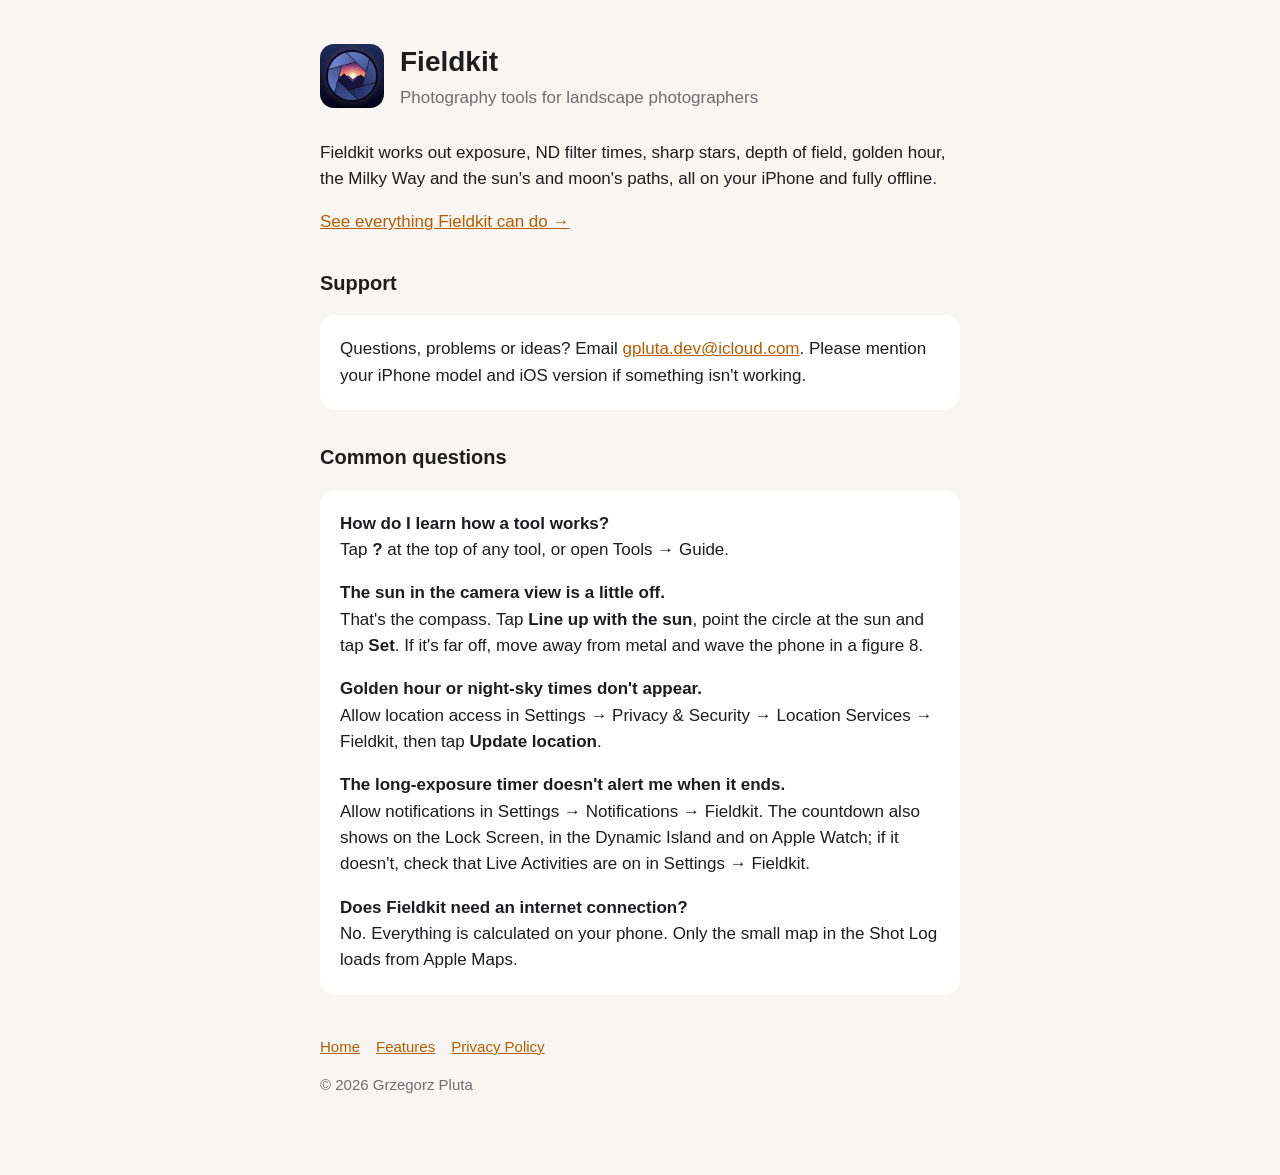
<file: support.html>
<!doctype html>
<html lang="en">
<head>
<meta charset="utf-8">
<meta name="viewport" content="width=device-width, initial-scale=1">
<title>Fieldkit – Support</title>
<meta name="description" content="Help and contact for Fieldkit, the iPhone app for landscape photographers.">
<link rel="icon" type="image/png" href="icon.png">
<link rel="apple-touch-icon" href="icon.png">
<link rel="stylesheet" href="style.css">
</head>
<body>
<main>
  <header>
    <img src="icon.png" alt="">
    <div>
      <h1>Fieldkit</h1>
      <p>Photography tools for landscape photographers</p>
    </div>
  </header>

  <p>Fieldkit works out exposure, ND filter times, sharp stars, depth of field, golden hour, the Milky Way and the sun's and moon's paths, all on your iPhone and fully offline.</p>
  <p><a href="features.html">See everything Fieldkit can do →</a></p>

  <h2>Support</h2>
  <div class="card">
    <p>Questions, problems or ideas? Email <a href="mailto:gpluta.dev@icloud.com">gpluta.dev@icloud.com</a>. Please mention your iPhone model and iOS version if something isn't working.</p>
  </div>

  <h2>Common questions</h2>
  <div class="card">
    <p><strong>How do I learn how a tool works?</strong><br>Tap <strong>?</strong> at the top of any tool, or open Tools → Guide.</p>
    <p><strong>The sun in the camera view is a little off.</strong><br>That's the compass. Tap <strong>Line up with the sun</strong>, point the circle at the sun and tap <strong>Set</strong>. If it's far off, move away from metal and wave the phone in a figure 8.</p>
    <p><strong>Golden hour or night-sky times don't appear.</strong><br>Allow location access in Settings → Privacy &amp; Security → Location Services → Fieldkit, then tap <strong>Update location</strong>.</p>
    <p><strong>The long-exposure timer doesn't alert me when it ends.</strong><br>Allow notifications in Settings → Notifications → Fieldkit. The countdown also shows on the Lock Screen, in the Dynamic Island and on Apple Watch; if it doesn't, check that Live Activities are on in Settings → Fieldkit.</p>
    <p><strong>Does Fieldkit need an internet connection?</strong><br>No. Everything is calculated on your phone. Only the small map in the Shot Log loads from Apple Maps.</p>
  </div>

  <nav><a href="./">Home</a><a href="features.html">Features</a><a href="privacy.html">Privacy Policy</a></nav>
  <p class="muted">© 2026 Grzegorz Pluta</p>
</main>
</body>
</html>
</file>
<file: style.css>
:root { --bg: #f7f6f3; --text: #1d1d1f; --muted: #6e6e73; --accent: #b85c00; --card: #ffffff; }
@media (prefers-color-scheme: dark) {
  :root { --bg: #0b0d1c; --text: #f2f2f7; --muted: #a1a1aa; --accent: #ffa552; --card: #161a33; }
}
* { box-sizing: border-box; }
body { margin: 0; background: var(--bg); color: var(--text);
  font: 17px/1.55 -apple-system, BlinkMacSystemFont, "Segoe UI", Roboto, sans-serif; }
main { max-width: 680px; margin: 0 auto; padding: 40px 20px 64px; }
header { display: flex; align-items: center; gap: 16px; margin-bottom: 28px; }
header img { width: 64px; height: 64px; border-radius: 14px; }
header h1 { margin: 0; font-size: 28px; }
header p { margin: 2px 0 0; color: var(--muted); }
h2 { margin-top: 32px; font-size: 20px; }
a { color: var(--accent); }
.card { background: var(--card); border-radius: 16px; padding: 4px 20px; }
.muted { color: var(--muted); font-size: 15px; }
nav { margin-top: 40px; font-size: 15px; }
nav a { margin-right: 16px; }

/* Features page: wider, with a screenshot beside each section on larger screens. */
main.wide { max-width: 860px; }
.toc { display: flex; flex-wrap: wrap; gap: 8px; margin: 24px 0 8px; font-size: 15px; }
.toc a { background: var(--card); border-radius: 999px; padding: 4px 12px; margin: 0; text-decoration: none; }
.feature { display: flex; gap: 32px; align-items: flex-start; padding-top: 8px; scroll-margin-top: 16px; }
.feature > div { flex: 1; min-width: 0; }
.feature > img { width: 230px; height: auto; border-radius: 28px; margin-top: 40px;
  box-shadow: 0 8px 30px rgba(0, 0, 0, 0.18); }
.feature ul { padding-left: 20px; }
.feature li { margin-bottom: 8px; }
.lead { font-size: 19px; }
@media (max-width: 640px) {
  .feature { flex-direction: column; gap: 0; }
  .feature > img { width: 60%; max-width: 260px; margin: 8px auto 0; }
}

/* Landing page (home.html). */
.home .hero { background: #0a0d1c url(img/hero.jpg) center bottom / cover no-repeat; color: #fff;
  min-height: 560px; display: flex; }
.hero-inner { max-width: 860px; width: 100%; margin: 0 auto; padding: 56px 20px 200px; text-align: center; }
.hero-icon { width: 96px; height: 96px; border-radius: 22px; box-shadow: 0 10px 30px rgba(0, 0, 0, 0.45); }
.hero h1 { margin: 16px 0 0; font-size: 56px; line-height: 1.1; font-family: ui-rounded, -apple-system, sans-serif; }
.tagline { margin: 6px 0 0; font-size: 24px; font-weight: 600; }
.hero-sub { margin: 10px auto 0; max-width: 480px; color: rgba(255, 255, 255, 0.85); }
.hero-actions { display: flex; flex-wrap: wrap; gap: 12px; justify-content: center; margin-top: 24px; }
.badge, .button { border-radius: 999px; padding: 10px 20px; font-size: 16px; font-weight: 600; }
/* A dark, mostly opaque pill so the white text stays readable over the bright sunset glow. */
.badge { background: rgba(10, 13, 28, 0.72); border: 1px solid rgba(255, 255, 255, 0.35);
  -webkit-backdrop-filter: blur(8px); backdrop-filter: blur(8px); }
.button { background: #ffa552; color: #1d1d1f; text-decoration: none; }
.tools { display: grid; grid-template-columns: repeat(auto-fill, minmax(240px, 1fr)); gap: 12px; }
.tools a { background: var(--card); border-radius: 16px; padding: 14px 18px; color: var(--text); text-decoration: none; }
.tools a:hover { outline: 2px solid var(--accent); }
.tools strong { display: block; color: var(--accent); }
.tools span { font-size: 15px; color: var(--muted); }
.shots { display: flex; gap: 16px; overflow-x: auto; scroll-snap-type: x mandatory; margin: 32px -20px 0; padding: 8px 20px 20px; }
.shots img { width: 200px; height: auto; flex: none; border-radius: 24px; scroll-snap-align: start;
  box-shadow: 0 6px 20px rgba(0, 0, 0, 0.18); }
.highlights { display: grid; grid-template-columns: repeat(auto-fit, minmax(260px, 1fr)); gap: 12px; }
.highlights .card { padding: 4px 20px 8px; }
.highlights h3 { margin: 14px 0 4px; font-size: 17px; }
.highlights p { margin: 0 0 8px; font-size: 15px; color: var(--muted); }
@media (max-width: 640px) {
  .home .hero { min-height: 520px; }
  .hero-inner { padding-bottom: 160px; }
  .hero h1 { font-size: 44px; }
  .tagline { font-size: 20px; }
}
</file>
